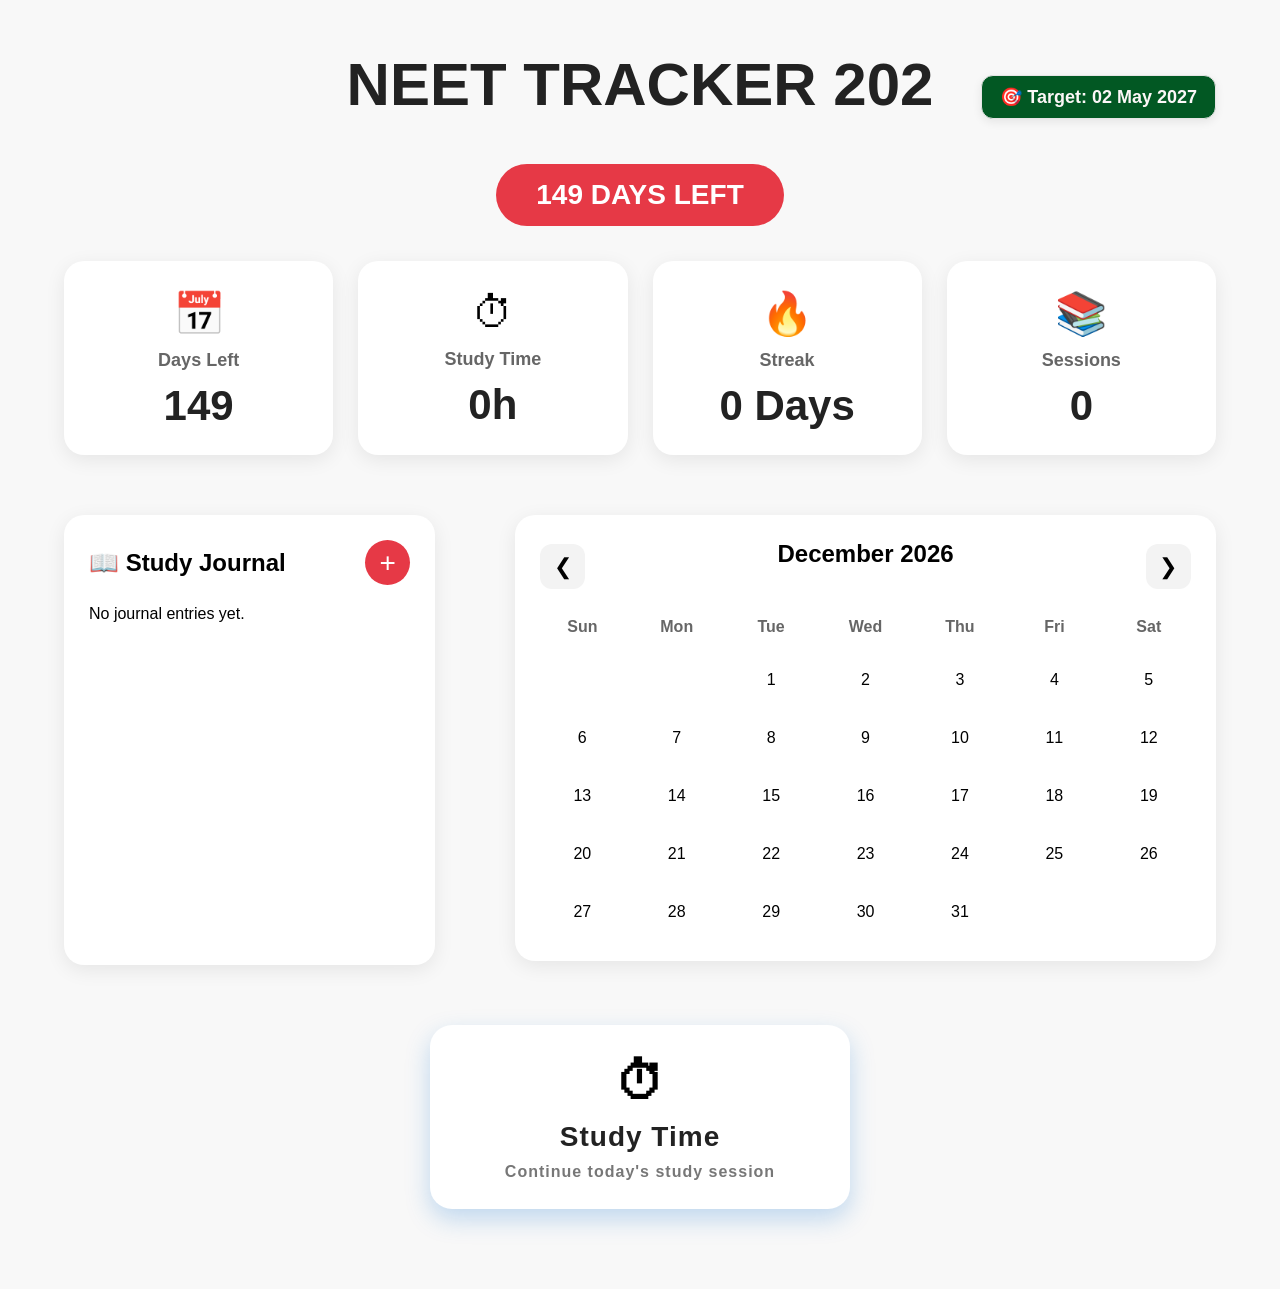
<file: index.html>
<!doctype html>
<html>
  <head>
    <title>NEET Tracker</title>

    <link rel="stylesheet" href="style.css" />
  </head>

  <body>
    <!-- ================= HEADER ================= -->

    <div class="header">
      <div class="top-bar">
        <h1 id="title"></h1>

        <span class="exam-date"> 🎯 Target: 02 May 2027 </span>
      </div>

      <div id="daysLeft" class="days-left">278 DAYS LEFT</div>
    </div>

    <!-- ================= QUICK STATS ================= -->

    <div class="stats-container">
      <div class="stat-card">
        <div class="stat-icon">📅</div>

        <div class="stat-title">Days Left</div>

        <div class="stat-value" id="daysStat">278</div>
      </div>

      <div class="stat-card">
        <div class="stat-icon">⏱</div>

        <div class="stat-title">Study Time</div>

        <div class="stat-value" id="studyHoursStat">0h</div>
      </div>

      <div class="stat-card">
        <div class="stat-icon">🔥</div>

        <div class="stat-title">Streak</div>

        <div class="stat-value" id="streakStat">0</div>
      </div>

      <div class="stat-card">
        <div class="stat-icon">📚</div>

        <div class="stat-title">Sessions</div>

        <div class="stat-value" id="sessionsStat">0</div>
      </div>
    </div>

    <!-- ================= DASHBOARD ================= -->

    <div class="dashboard">
      <!-- JOURNAL -->

      <div class="notes-card">
        <div class="notes-header">
          <h2>📖 Study Journal</h2>

          <button class="add-btn" id="newNoteBtn">+</button>
        </div>

        <div id="notesList" class="notes-list">
          <div class="empty-note">No journal entries yet.</div>
        </div>

        <div id="noteEditor" class="note-editor">
          <input type="date" id="noteDate" />

          <input type="text" id="noteTitle" placeholder="Title..." />

          <textarea
            id="noteContent"
            maxlength="120000"
            placeholder="Write what you studied today..."
          ></textarea>

          <button id="saveNote" class="save-btn">Save Note</button>

          <button id="deleteNote" class="delete-btn">Delete Note</button>
        </div>
      </div>

      <!-- CALENDAR -->

      <div class="calendar-card">
        <div class="calendar-header">
          <button id="prevMonth" class="month-btn">❮</button>

          <h2 id="monthTitle">July 2026</h2>

          <button id="nextMonth" class="month-btn">❯</button>
        </div>

        <div class="days">
          <div>Sun</div>
          <div>Mon</div>
          <div>Tue</div>
          <div>Wed</div>
          <div>Thu</div>
          <div>Fri</div>
          <div>Sat</div>
        </div>

        <div class="dates" id="dates"></div>
      </div>
    </div>

    <!-- ================= STUDY TIME BUTTON ================= -->

    <div class="time-section">
      <button id="timeButton">
        <span class="time-icon"> ⏱ </span>

        <span class="time-title"> Study Time </span>

        <span class="time-subtitle"> Continue today's study session </span>
      </button>
    </div>
    
    <script src="studydata.js"></script>
    <script src="script.js"></script>
  </body>
</html>
</file>
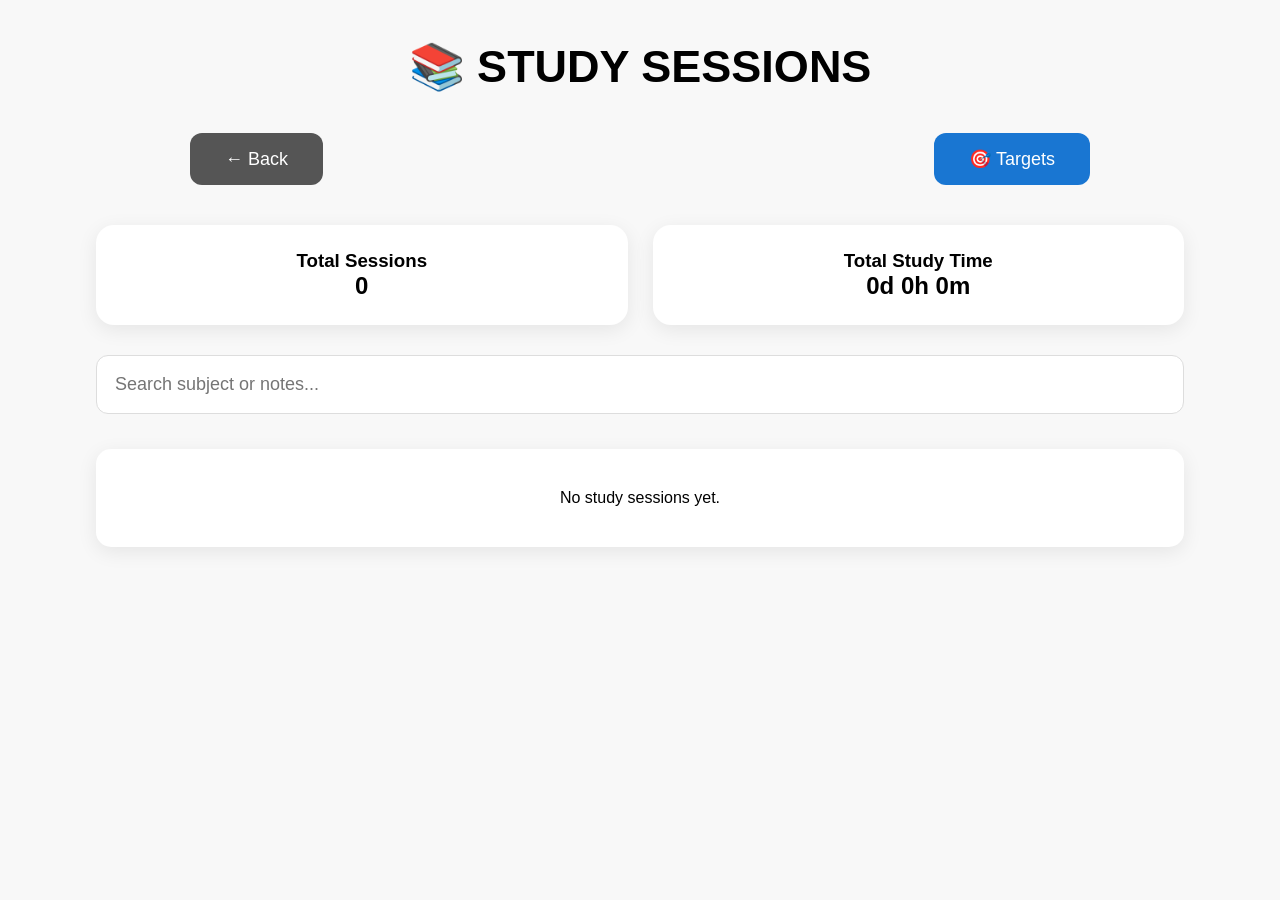
<file: sessions.html>
<!doctype html>

<html>
  <head>
    <title>Study Sessions</title>

    <link rel="stylesheet" href="sessions.css" />
  </head>

  <body>
    <h1 class="sessions-heading">📚 STUDY SESSIONS</h1>

    <div class="top-buttons">
      <button id="backButton">← Back</button>

      <button id="targetsButton">🎯 Targets</button>
    </div>
    <div class="summary-card">
      <div class="summary-box">
        <h3>Total Sessions</h3>

        <h2 id="totalSessions">0</h2>
      </div>

      <div class="summary-box">
        <h3>Total Study Time</h3>

        <h2 id="summaryStudyTime">0d 0h 0m</h2>
      </div>
    </div>

    <div class="search-section">
      <input
        type="text"
        id="searchSession"
        placeholder="Search subject or notes..."
      />
    </div>

    <div id="sessionsContainer"></div>

    <div id="editModal" class="edit-modal">
      <div class="edit-box">
        <h2>Edit Session</h2>

        <label>Date</label>

        <input type="date" id="editDate" />

        <label>Subject</label>

        <input type="text" id="editSubject" />

        <label>Duration (minutes)</label>

        <input type="number" id="editMinutes" />

        <label>Notes</label>

        <textarea id="editNotes"></textarea>

        <div class="edit-buttons">
          <button id="saveEdit">Save</button>

          <button id="cancelEdit">Cancel</button>
        </div>
      </div>
    </div>
    <script src="studydata.js"></script>
    <script src="sessions.js"></script>
  </body>
</html>
</file>
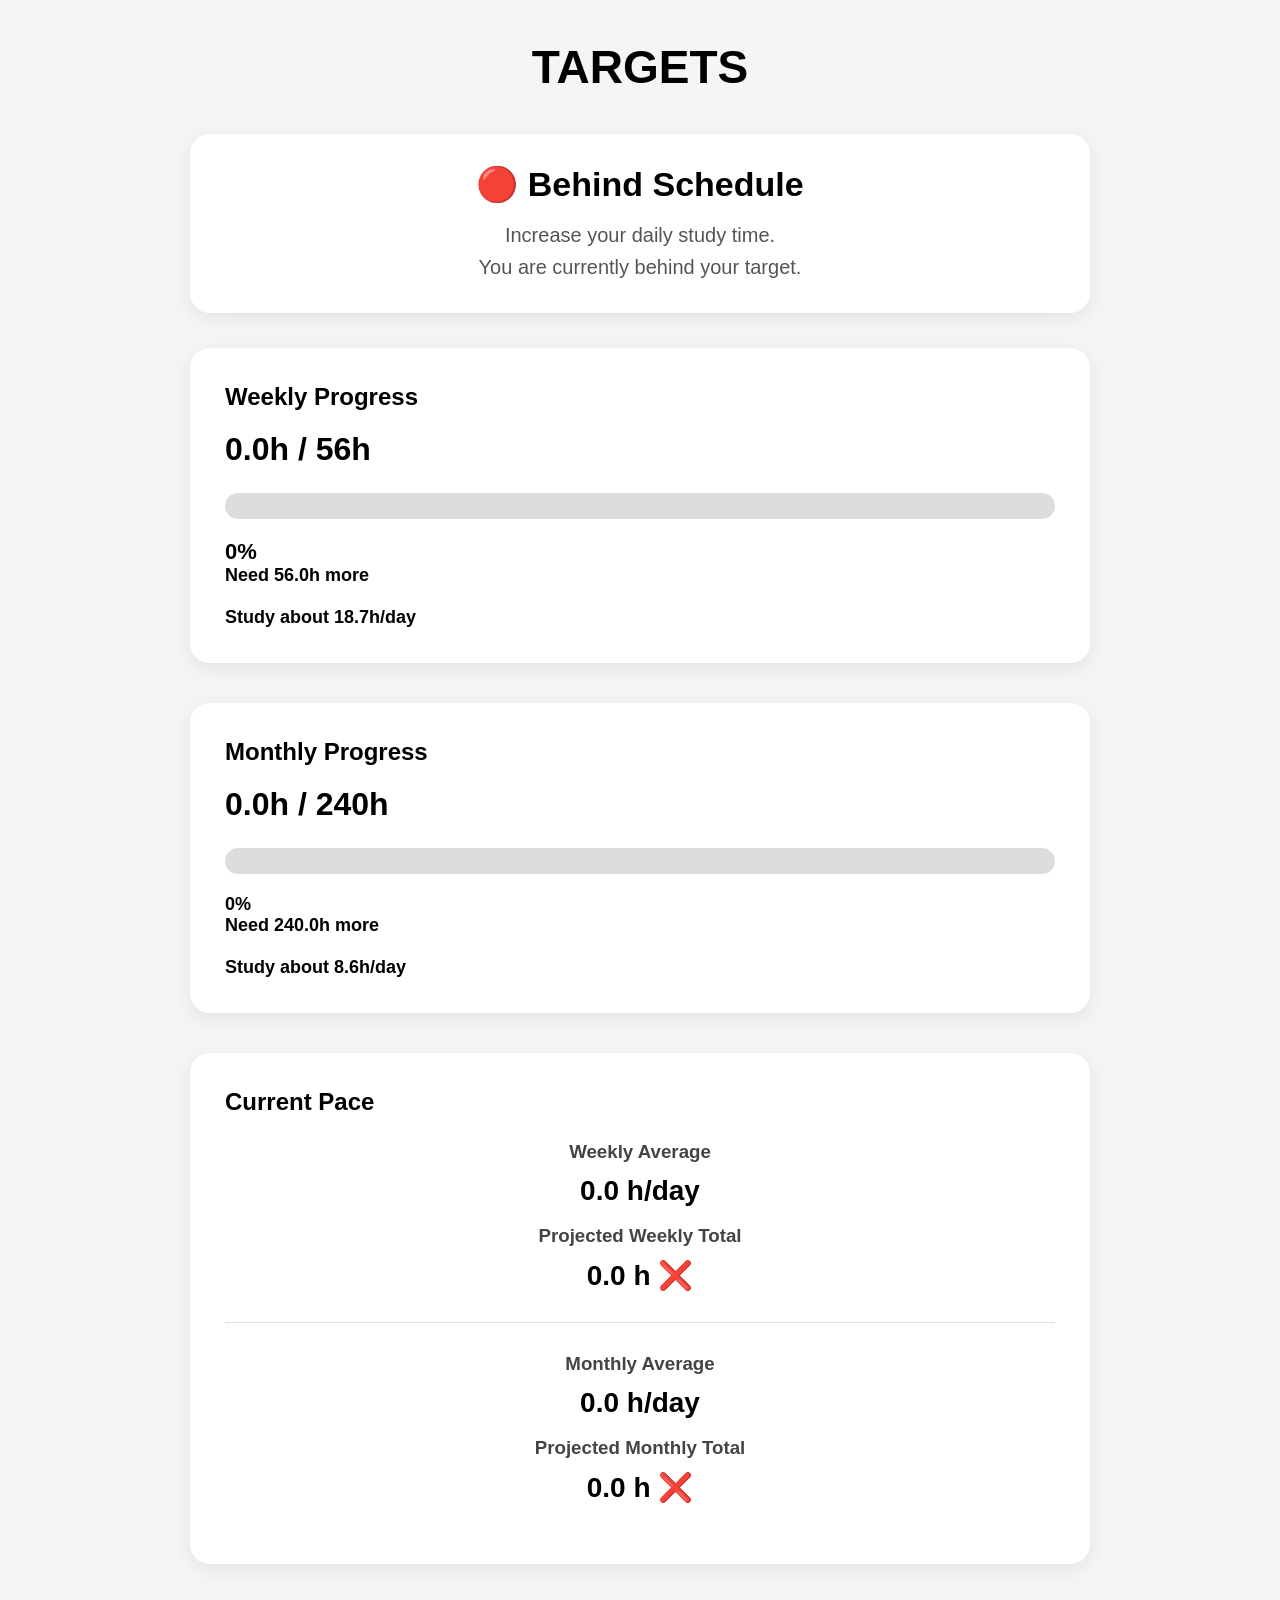
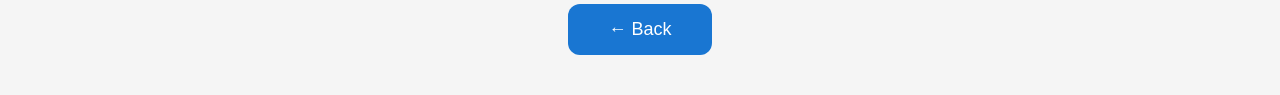
<file: targets.html>
<!doctype html>

<html>
  <head>
    <title>Targets</title>

    <link rel="stylesheet" href="targets.css" />
  </head>

  <body>
    <h1 class="heading">TARGETS</h1>

    <div class="status-card">
      <h2 id="statusTitle">Loading...</h2>

      <p id="statusMessage">Calculating...</p>
    </div>

    <div class="target-container">
      <div class="target-card">
        <h2>Weekly Progress</h2>

        <h1 id="weeklyHours">0h / 56h</h1>

        <div class="progress-bar">
          <div id="weeklyProgress" class="progress-fill"></div>
        </div>

        <p id="weeklyPercentage">0%</p>

        <p id="weeklyPrediction">-</p>
      </div>

      <div class="target-card">
        <h2>Monthly Progress</h2>

        <h1 id="monthlyHours">0h / 240h</h1>

        <div class="progress-bar">
          <div id="monthlyProgress" class="progress-fill"></div>
        </div>

        <p id="monthlyPercentage">0%</p>

        <p id="monthlyPrediction">-</p>
      </div>

      <div class="target-card">
        <h2>Current Pace</h2>

        <div class="pace-section">
          <h3>Weekly Average</h3>

          <p id="weeklyAverage">0 h/day</p>

          <h3>Projected Weekly Total</h3>

          <p id="weeklyProjection">0 h</p>
        </div>

        <hr />

        <div class="pace-section">
          <h3>Monthly Average</h3>

          <p id="monthlyAverage">0 h/day</p>

          <h3>Projected Monthly Total</h3>

          <p id="monthlyProjection">0 h</p>
        </div>
      </div>
    </div>

    <button id="backButton">← Back</button>

    <script src="studydata.js"></script>

    <script src="targets.js"></script>
  </body>
</html>
</file>
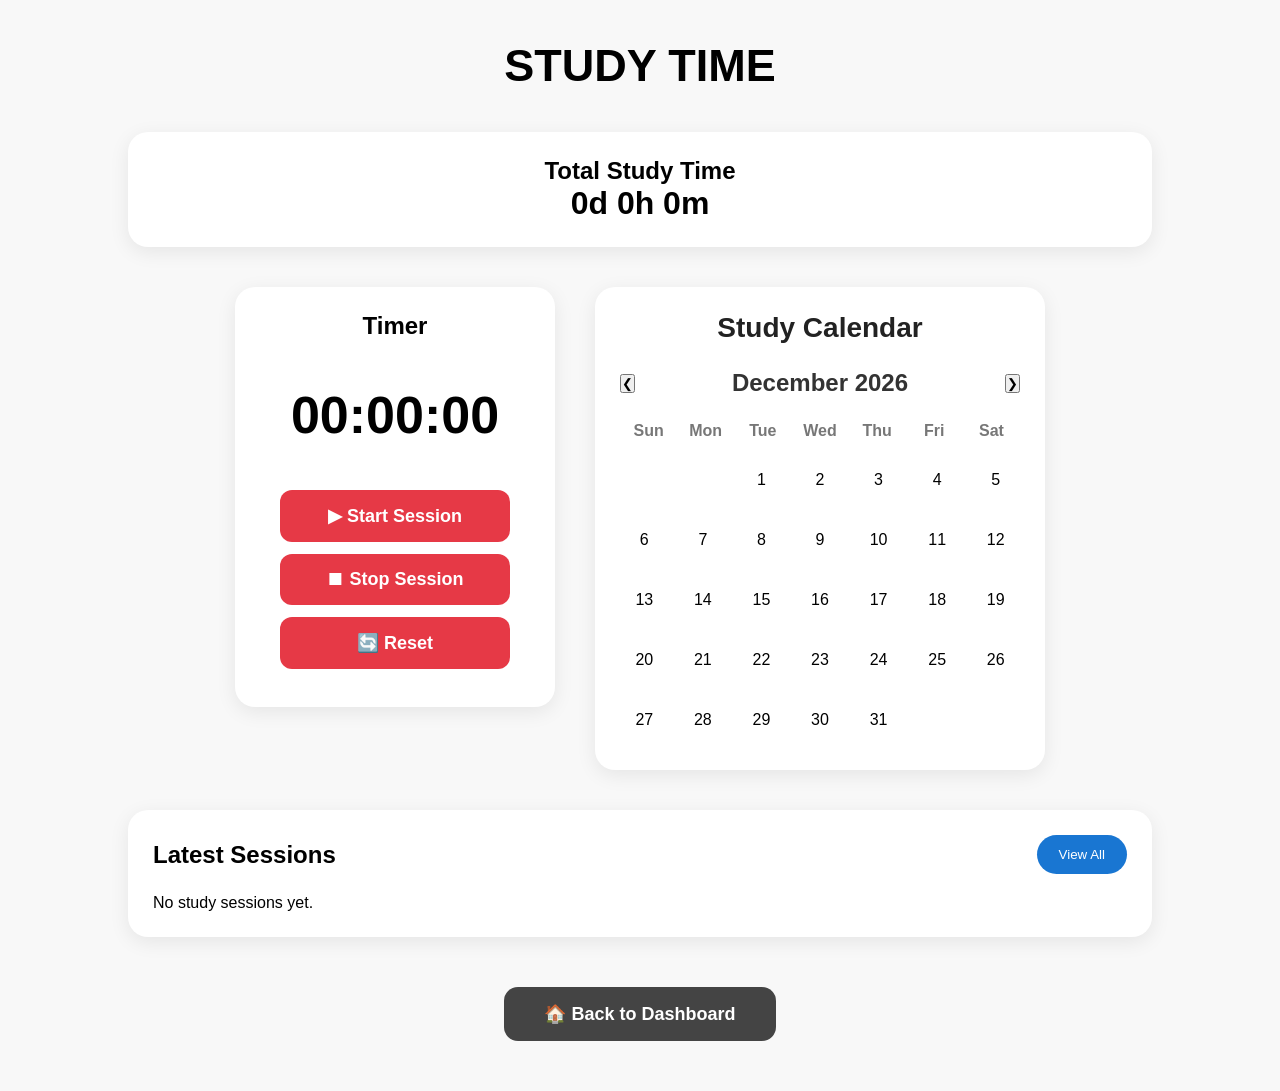
<file: time.html>
<!doctype html>
<html>
  <head>
    <title>Study Time - NEET Tracker</title>

    <link rel="stylesheet" href="time.css" />
  </head>

  <body>
    <h1 class="time-heading">STUDY TIME</h1>

    <div class="total-bar">
      <h2>Total Study Time</h2>

      <h1 id="totalTime">0d 0h 0m</h1>
    </div>

    <div class="time-container">
      <!-- TIMER -->

      <div class="timer-box">
        <h2>Timer</h2>

        <div id="timer">00:00:00</div>

        <button id="startTimer" class="timer-btn">▶ Start Session</button>

        <button id="stopTimer" class="timer-btn">⏹ Stop Session</button>

        <button id="resetTimer" class="timer-btn">🔄 Reset</button>
      </div>

      <!-- CALENDAR -->

      <div class="study-calendar">
        <h2>Study Calendar</h2>

        <div class="calendar-header">
          <button id="prevStudyMonth">❮</button>

          <h3 id="studyMonth">July 2026</h3>

          <button id="nextStudyMonth">❯</button>
        </div>

        <div class="study-days">
          <div>Sun</div>
          <div>Mon</div>
          <div>Tue</div>
          <div>Wed</div>
          <div>Thu</div>
          <div>Fri</div>
          <div>Sat</div>
        </div>

        <div class="study-dates" id="studyDates"></div>
      </div>
    </div>

    <div class="latest-sessions">
      <div class="latest-header">
        <h2>Latest Sessions</h2>

        <button id="viewAllSessions">View All</button>
      </div>

      <div id="latestSessionsList">
        <p>No study sessions yet.</p>
      </div>
    </div>

    <div class="bottom-home">
      <button id="homeButton">🏠 Back to Dashboard</button>
    </div>
    <script src="studydata.js"></script>
    <script src="time.js"></script>
  </body>
</html>
</file>
<file: style.css>
* {
  margin: 0;
  padding: 0;
  box-sizing: border-box;
}

body {
  background: #f8f8f8;

  font-family: Arial, Helvetica, sans-serif;

  min-height: 100vh;
}

.header {
  width: 90%;

  margin-top: 50px;
  margin-left: auto;

  margin-right: auto;
}

.top-bar {
  position: relative;

  display: flex;

  justify-content: center;

  align-items: center;
}

#title {
  font-size: 60px;

  color: #222;

  text-align: center;

  margin-bottom: 25px;
}

.days-left {
  display: inline-block;

  padding: 15px 40px;

  background: #e63946;

  color: white;

  font-size: 45px;

  font-weight: bold;

  border-radius: 50px;
}

.exam-date {
  position: absolute;

  right: 0;

  top: 50%;

  transform: translateY(-50%);

  font-size: 18px;

  color: #fcf7f7;

  font-weight: 600;

  background: rgb(2, 88, 35);

  padding: 10px 18px;

  border-radius: 12px;

  border: 1px solid #e5e5e5;

  box-shadow: 0px 3px 10px rgba(0, 0, 0, 0.08);
}

.days-left {
  display: block;

  width: fit-content;

  margin: 20px auto;

  padding: 15px 40px;

  background: #e63946;

  color: white;

  font-size: 28px;

  font-weight: bold;

  border-radius: 50px;
}

.dashboard {
  display: flex;

  justify-content: center;

  gap: 80px;

  width: 90%;

  margin: 60px auto;

  align-items: flex-start;
}

.notes-card,
.calendar-card {
  background: white;

  border-radius: 20px;

  padding: 25px;

  box-shadow: 0 5px 20px rgba(0, 0, 0, 0.08);
}

.notes-card {
  width: 420px;

  height: 450px;

  padding: 25px;

  background: white;

  border-radius: 20px;

  display: flex;

  flex-direction: column;
}

.calendar-card {
  width: 800px;

  min-height: 420px;
}

.calendar-card h2 {
  text-align: center;

  margin-bottom: 25px;
}

.days,
.dates {
  display: grid;

  grid-template-columns: repeat(7, 1fr);

  text-align: center;

  gap: 10px;
}

.days {
  font-weight: bold;

  color: #666;

  margin-bottom: 20px;
}

.dates div {
  padding: 15px;

  border-radius: 10px;

  transition: 0.3s;
}

.dates div:hover {
  background: #f0f0f0;

  cursor: pointer;
}

.add-btn {
  width: 45px;

  height: 45px;

  border: none;

  border-radius: 50%;

  background: #e63946;

  color: white;

  font-size: 28px;

  cursor: pointer;

  transition: 0.3s;
}

.add-btn:hover {
  transform: scale(1.08);
}

.calendar-header {
  display: flex;

  justify-content: space-between;

  align-items: center;

  margin-bottom: 25px;
}

.month-btn {
  width: 45px;

  height: 45px;

  border: none;

  border-radius: 12px;

  background: #f3f3f3;

  cursor: pointer;

  font-size: 22px;

  transition: 0.3s;
}

.month-btn:hover {
  background: #e63946;

  color: white;
}

.completed-day {
  position: relative;

  font-weight: bold;
}

.completed-day::after {
  content: "✖";

  position: absolute;

  top: 50%;

  left: 50%;

  transform: translate(-50%, -50%);

  color: #e63946;

  font-size: 30px;

  pointer-events: none;
}

.notes-header {
  display: flex;

  justify-content: space-between;

  align-items: center;

  margin-bottom: 20px;
}

.notes-list {
  display: flex;

  flex-direction: column;

  gap: 15px;

  width: 100%;

  flex: 1;

  overflow-y: auto;

  min-height: 0;
}
.empty-note {
  margin-top: 50px;

  text-align: center;

  color: #999;

  font-size: 18px;
}

.note-editor {
  display: none;

  margin-top: 15px;

  flex-shrink: 0;
}

.note-editor input,
.note-editor textarea {
  width: 100%;

  padding: 12px;

  margin-bottom: 12px;

  border: 1px solid #ddd;

  border-radius: 10px;

  font-size: 16px;

  font-family: inherit;
}

.note-editor textarea {
  height: 180px;

  resize: vertical;
}

.save-btn {
  width: 100%;

  padding: 12px;

  border: none;

  border-radius: 10px;

  background: #e63946;

  color: white;

  font-size: 17px;

  cursor: pointer;
}

.save-btn:hover {
  opacity: 0.9;
}

.note-card {
  background: #fafafa;

  border: 1px solid #e5e5e5;

  border-radius: 12px;

  padding: 15px;

  cursor: pointer;

  width: 100%;

  box-sizing: border-box;
}

.note-card h3 {
  font-size: 14px;

  color: #777;
}

.note-card h4 {
  margin-top: 8px;
}

.note-card p {
  margin-top: 8px;

  color: #555;

  line-height: 1.5;
}

.delete-btn {
  width: 100%;

  padding: 12px;

  margin-top: 10px;

  border: none;

  border-radius: 10px;

  background: #555;

  color: white;

  font-size: 17px;

  cursor: pointer;
}

.delete-btn:hover {
  opacity: 0.8;
}

.time-heading {
  text-align: center;

  margin-top: 20px;
}

.total-bar {
  width: 80%;

  margin: 20px auto;

  padding: 20px;

  text-align: center;

  border-radius: 15px;

  background: #f5f5f5;
}

.time-container {
  display: flex;

  justify-content: center;

  gap: 40px;

  margin-top: 30px;
}

.timer-box,
.study-calendar {
  width: 350px;

  min-height: 350px;

  padding: 20px;

  border-radius: 15px;

  background: #fafafa;

  text-align: center;
}

#timer {
  font-size: 45px;

  margin: 40px 0;
}

.timer-box button {
  padding: 12px 20px;

  margin: 5px;

  cursor: pointer;
}

.time-section {
  width: 90%;

  margin: 50px auto 80px;

  display: flex;

  justify-content: center;
}

#timeButton {
  width: 420px;

  background: white;

  border: none;

  border-radius: 22px;

  padding: 28px;

  display: flex;

  flex-direction: column;

  align-items: center;

  justify-content: center;

  gap: 10px;

  cursor: pointer;

  box-shadow: 0 5px 20px rgba(0, 0, 0, 0.08);

  transition: 0.25s;
}

#timeButton:hover {
  transform: translateY(-6px);

  box-shadow: 0 15px 35px rgba(0, 0, 0, 0.12);
}

#timeButton:active {
  transform: scale(0.98);
}

/* Time page alignment */

.time-heading,
.total-bar,
.time-container {
  margin-left: auto;
  margin-right: auto;
}

.time-container {
  align-items: center;
}

.time-heading {
  text-align: center;
  margin-top: 40px;
}

.total-bar {
  width: 80%;

  margin: 30px auto;

  padding: 25px;

  text-align: center;

  background: white;

  border-radius: 20px;

  box-shadow: 0 5px 20px rgba(0, 0, 0, 0.08);
}

.time-container {
  display: flex;

  justify-content: center;

  gap: 80px;

  margin-top: 40px;
}

.timer-box,
.study-calendar {
  width: 350px;

  min-height: 350px;

  padding: 25px;

  background: white;

  border-radius: 20px;

  text-align: center;

  box-shadow: 0 5px 20px rgba(0, 0, 0, 0.08);
}

#timer {
  font-size: 45px;

  margin: 50px 0;
}

.timer-btn {
  width: 80%;

  padding: 15px;

  margin: 8px auto;

  display: block;

  border: none;

  border-radius: 12px;

  background: #e63946;

  color: white;

  font-size: 18px;

  font-weight: bold;

  cursor: pointer;

  box-shadow: 0 5px 10px rgba(0, 0, 0, 0.15);

  transition: 0.2s;
}

#timeButton {
  font-weight: 700;

  letter-spacing: 1px;

  cursor: pointer;

  box-shadow: 0 10px 25px rgba(25, 118, 210, 0.25);

  transition: 0.25s;
}

.timer-btn:hover {
  transform: translateY(-3px);

  opacity: 0.9;
}

#timeButton:hover {
  transform: translateY(-4px);

  box-shadow: 0 18px 35px rgba(25, 118, 210, 0.35);
}

.timer-btn:active {
  transform: translateY(2px);

  box-shadow: 0 2px 5px rgba(0, 0, 0, 0.15);
}

#timeButton:active {
  transform: scale(0.97);
}

.time-icon{

    font-size:50px;

}

.time-title{

    font-size:28px;

    font-weight:700;

    color:#222;

}

.time-subtitle{

    font-size:16px;

    color:#777;

}

/* ==========================================
   HOMEPAGE STATISTICS
========================================== */

.stats-container {
  width: 90%;

  margin: 35px auto 50px auto;

  display: grid;

  grid-template-columns: repeat(4, 1fr);

  gap: 25px;
}

.stat-card {
  background: white;

  border-radius: 20px;

  padding: 28px 20px;

  text-align: center;

  box-shadow: 0 5px 20px rgba(0, 0, 0, 0.08);

  transition: 0.25s;
}

.stat-card:hover {
  transform: translateY(-6px);

  box-shadow: 0 12px 30px rgba(0, 0, 0, 0.12);
}

.stat-icon {
  font-size: 42px;

  margin-bottom: 12px;
}

.stat-title {
  font-size: 18px;

  font-weight: 600;

  color: #666;

  margin-bottom: 14px;
}

.stat-value {
  font-size: 42px;

  font-weight: 700;

  color: #222;

  line-height: 1;
}
</file>
<file: sessions.css>
* {
  margin: 0;

  padding: 0;

  box-sizing: border-box;
}

body {
  background: #f8f8f8;

  font-family: Arial, Helvetica, sans-serif;
}

.sessions-heading {
  text-align: center;

  margin-top: 40px;

  font-size: 45px;
}

.back-btn {
  display: block;

  margin: 30px auto;

  background: #1976d2;

  color: white;

  border: none;

  border-radius: 12px;

  padding: 14px 30px;

  cursor: pointer;

  font-size: 18px;
}

.summary-card {
  width: 85%;

  margin: 30px auto;

  display: flex;

  justify-content: space-evenly;

  gap: 25px;
}

.summary-box {
  flex: 1;

  background: white;

  padding: 25px;

  border-radius: 18px;

  text-align: center;

  box-shadow: 0 5px 20px rgba(0, 0, 0, 0.08);
}

.search-section {
  width: 85%;

  margin: 30px auto;
}

#searchSession {
  width: 100%;

  padding: 18px;

  border-radius: 12px;

  border: 1px solid #ddd;

  font-size: 18px;
}

#sessionsContainer {
  width: 85%;

  margin: 35px auto;
}

.empty-session{

    background:white;

    padding:40px;

    text-align:center;

    border-radius:15px;

    box-shadow:0 5px 20px rgba(0,0,0,.08);

}


.session-card{

    background:white;

    border-radius:18px;

    padding:25px;

    margin-bottom:25px;

    box-shadow:0 5px 20px rgba(0,0,0,.08);

}


.session-date{

    font-size:22px;

    font-weight:bold;

}


.session-subject{

    margin-top:18px;

    font-size:20px;

    color:#1976d2;

}


.session-duration{

    margin-top:15px;

    font-size:18px;

}


.session-notes{

    margin-top:20px;

    color:#666;

    white-space:pre-wrap;

}


.session-buttons{

    margin-top:25px;

    display:flex;

    gap:15px;

}


.edit-session{

    background:#1976d2;

    color:white;

    border:none;

    border-radius:10px;

    padding:10px 22px;

    cursor:pointer;

}


.delete-session{

    background:#e63946;

    color:white;

    border:none;

    border-radius:10px;

    padding:10px 22px;

    cursor:pointer;

}





.card-header{

    display:flex;

    justify-content:space-between;

    align-items:center;

    margin-bottom:18px;

}

.session-duration{

    background:#1976d2;

    color:white;

    padding:8px 16px;

    border-radius:20px;

    font-weight:bold;

}

.session-subject{

    font-size:24px;

    font-weight:bold;

    color:#222;

    margin-bottom:12px;

}

.session-notes{

    color:#666;

    line-height:1.6;

    margin-bottom:20px;

    min-height:45px;

}

.session-buttons{

    display:flex;

    justify-content:flex-end;

    gap:12px;

}



.edit-modal{

    position:fixed;

    inset:0;

    background:rgba(0,0,0,.45);

    display:none;

    justify-content:center;

    align-items:center;

}

.edit-box{

    width:420px;

    background:white;

    padding:30px;

    border-radius:20px;

    box-shadow:0 10px 30px rgba(0,0,0,.2);

}

.edit-box label{

    display:block;

    margin-top:18px;

    margin-bottom:8px;

    font-weight:bold;

}

.edit-box input,
.edit-box textarea{

    width:100%;

    padding:12px;

    border-radius:10px;

    border:1px solid #ccc;

}

.edit-box textarea{

    height:120px;

    resize:vertical;

}

.edit-buttons{

    margin-top:25px;

    display:flex;

    justify-content:flex-end;

    gap:12px;

}

#saveEdit{

    background:#1976d2;

    color:white;

    border:none;

    padding:12px 24px;

    border-radius:10px;

    cursor:pointer;

}

#cancelEdit{

    background:#777;

    color:white;

    border:none;

    padding:12px 24px;

    border-radius:10px;

    cursor:pointer;

}


.top-buttons{

    width:900px;

    margin:40px auto;

    display:flex;

    justify-content:space-between;

}

#backButton,
#targetsButton{

    padding:15px 35px;

    border:none;

    border-radius:12px;

    font-size:18px;

    color:white;

    cursor:pointer;

    transition:.25s;

}

#backButton{

    background:#555;

}

#targetsButton{

    background:#1976d2;

}

#backButton:hover,
#targetsButton:hover{

    transform:translateY(-2px);

    opacity:.9;

}
</file>
<file: targets.css>
*{

margin:0;

padding:0;

box-sizing:border-box;

}

body{

background:#f5f5f5;

font-family:Arial,Helvetica,sans-serif;

}

.heading{

text-align:center;

font-size:46px;

margin:40px;

}

.target-container{

width:900px;

margin:auto;

display:flex;

flex-direction:column;

gap:40px;

}

.target-card{

background:white;

padding:35px;

border-radius:20px;

box-shadow:0 5px 20px rgba(0,0,0,.08);

}

.target-card h2{

margin-bottom:20px;

}

.target-card h1{

margin-bottom:25px;

}

.progress-bar{

height:26px;

background:#ddd;

border-radius:20px;

overflow:hidden;

margin-bottom:20px;

}

.progress-fill{

height:100%;

width:0%;

background:#1976d2;

transition:.5s;

}

#weeklyPercentage{

    margin-top:18px;

    font-size:22px;

    font-weight:bold;

}

.target-card p{

font-size:18px;

font-weight:bold;

}

#backButton{

display:block;

margin:40px auto;

padding:15px 40px;

border:none;

border-radius:12px;

background:#1976d2;

color:white;

font-size:18px;

cursor:pointer;

}


.status-card{

    width:900px;

    margin:0 auto 35px auto;

    background:white;

    border-radius:20px;

    padding:30px;

    box-shadow:0 5px 20px rgba(0,0,0,.08);

    text-align:center;

}

#statusTitle{

    font-size:34px;

    margin-bottom:15px;

}

#statusMessage{

    font-size:20px;

    color:#555;

    line-height:1.6;

}


.pace-section{

    margin:25px 0;

    text-align:center;

}

.pace-section h3{

    margin:12px 0;

    color:#444;

}

.pace-section p{

    font-size:28px;

    font-weight:bold;

    margin-bottom:18px;

}

.target-card hr{

    margin:30px 0;

    border:none;

    height:1px;

    background:#ddd;

}
</file>
<file: time.css>
* {
  margin: 0;
  padding: 0;
  box-sizing: border-box;
}

body {
  background: #f8f8f8;

  font-family: Arial, Helvetica, sans-serif;
}

.time-heading {
  text-align: center;

  margin-top: 40px;

  font-size: 45px;
}

.total-bar {
  width: 80%;

  margin: 40px auto;

  padding: 25px;

  background: white;

  border-radius: 20px;

  text-align: center;

  box-shadow: 0 5px 20px rgba(0, 0, 0, 0.08);
}

.time-container {
  display: flex;

  justify-content: center;

  align-items: flex-start;

  gap: 40px;

  margin-top: 40px;
}

/* ===========================
   TIMER
=========================== */

.timer-box {
  width: 320px;

  min-height: 420px;

  background: white;

  border-radius: 20px;

  padding: 25px;

  box-shadow: 0 5px 20px rgba(0, 0, 0, 0.08);

  text-align: center;
}

#timer {
  font-size: 52px;

  font-weight: bold;

  margin: 45px 0;
}

.timer-btn {
  display: block;

  width: 85%;

  margin: 12px auto;

  padding: 15px;

  border: none;

  border-radius: 12px;

  background: #e63946;

  color: white;

  font-size: 18px;

  font-weight: bold;

  cursor: pointer;

  transition: 0.25s;
}

.timer-btn:hover {
  transform: translateY(-3px);

  opacity: 0.9;
}

.timer-btn:active {
  transform: scale(0.97);
}

/* ===========================
   CALENDAR
=========================== */

.study-calendar {
  width: 450px;

  min-height: 420px;

  background: white;

  border-radius: 20px;

  padding: 25px;

  box-shadow: 0 5px 20px rgba(0, 0, 0, 0.08);
}

.study-calendar h2 {
  text-align: center;

  font-size: 28px;

  margin-bottom: 25px;

  color: #222;
}

.calendar-header {
  display: flex;

  justify-content: space-between;

  align-items: center;

  margin-bottom: 25px;
}

.calendar-header h3 {
  font-size: 24px;

  font-weight: 600;

  color: #333;
}

.month-btn {
  width: 45px;

  height: 45px;

  border: none;

  border-radius: 12px;

  background: #f3f3f3;

  font-size: 22px;

  cursor: pointer;

  transition: 0.25s;
}

.month-btn:hover {
  background: #e63946;

  color: white;
}

.study-days {
  display: grid;

  grid-template-columns: repeat(7, 1fr);

  text-align: center;

  margin-bottom: 15px;

  font-weight: bold;

  color: #777;
}
.study-dates {
  display: grid;

  grid-template-columns: repeat(7, 1fr);

  gap: 10px;
}

.study-dates div {
  height: 50px;

  display: flex;

  justify-content: center;

  align-items: center;

  border-radius: 12px;

  transition: 0.2s;

  cursor: pointer;
}

.study-dates div:hover {
  background: #f3f3f3;
}

/* ===========================
   8 HOURS
=========================== */

.good-study {
  position: relative;
}

.good-study .study-mark {
  position: absolute;

  top: 50%;

  left: 50%;

  transform: translate(-50%, -50%);

  font-size: 42px;

  color: #28a745;

  font-weight: bold;

  pointer-events: none;
}

/* ===========================
   10 HOURS
=========================== */

.great-study {
  position: relative;
}

.great-study .study-mark {
  position: absolute;

  top: 50%;

  left: 50%;

  transform: translate(-50%, -50%);

  font-size: 38px;

  pointer-events: none;
}


/* ===========================
   LATEST SESSIONS
=========================== */

.latest-sessions{

    width:80%;

    margin:40px auto;

    background:white;

    border-radius:20px;

    padding:25px;

    box-shadow:0 5px 20px rgba(0,0,0,.08);

}

.latest-header{

    display:flex;

    justify-content:space-between;

    align-items:center;

    margin-bottom:20px;

}

#viewAllSessions{

    background:#1976d2;

    color:white;

    border:none;

    border-radius:100px;

    padding:12px 22px;

    cursor:pointer;

}

.latest-card{

    display:flex;

    justify-content:space-between;

    align-items:center;

    padding:18px;

    border-bottom:1px solid #eee;

}

.latest-card:last-child{

    border-bottom:none;

}

.latest-date{

    font-weight:bold;

}

.latest-subject{

    color:#1976d2;

    margin-top:5px;

}

.latest-duration{

    font-weight:bold;

}



.bottom-home{

    margin:50px 0;

    text-align:center;

}

#homeButton{

    padding:16px 40px;

    border:none;

    border-radius:14px;

    background:#444;

    color:white;

    font-size:18px;

    font-weight:bold;

    cursor:pointer;

    transition:.25s;

}

#homeButton:hover{

    background:#222;

    transform:translateY(-2px);

}
</file>
